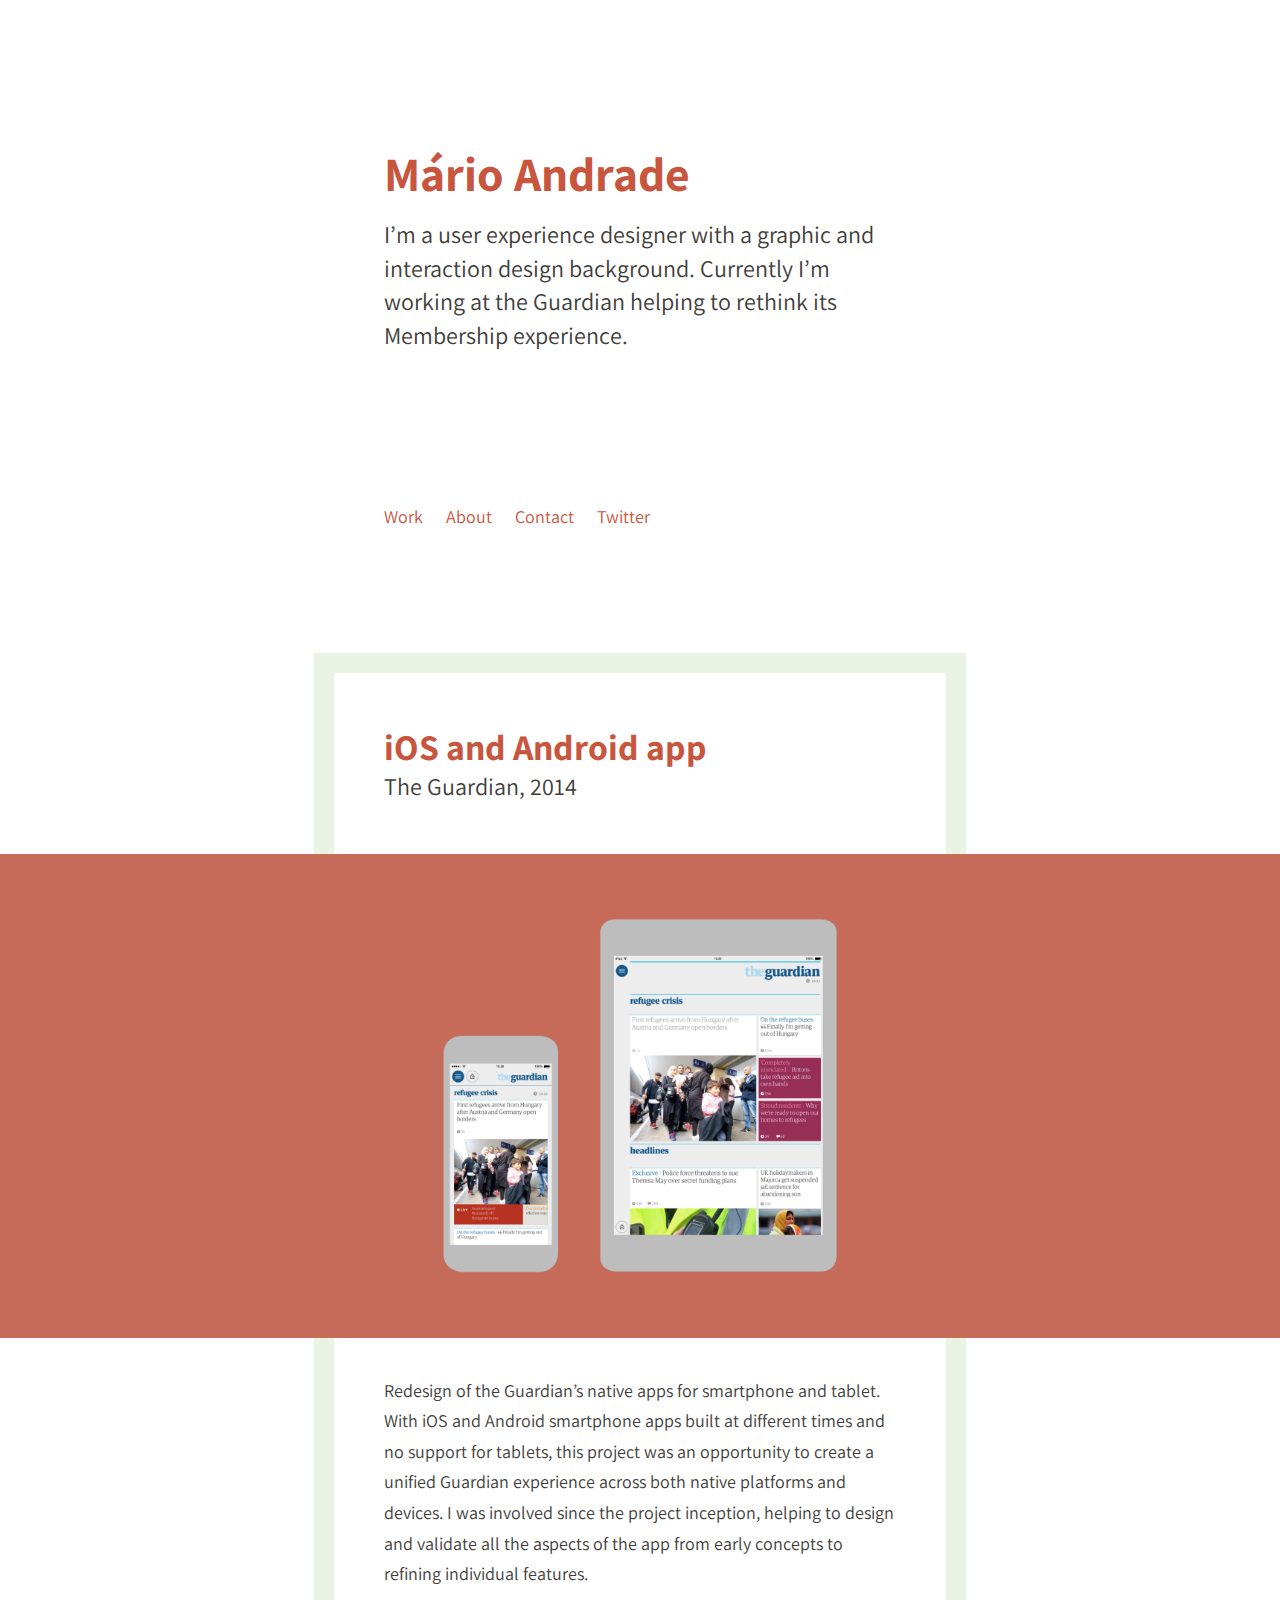
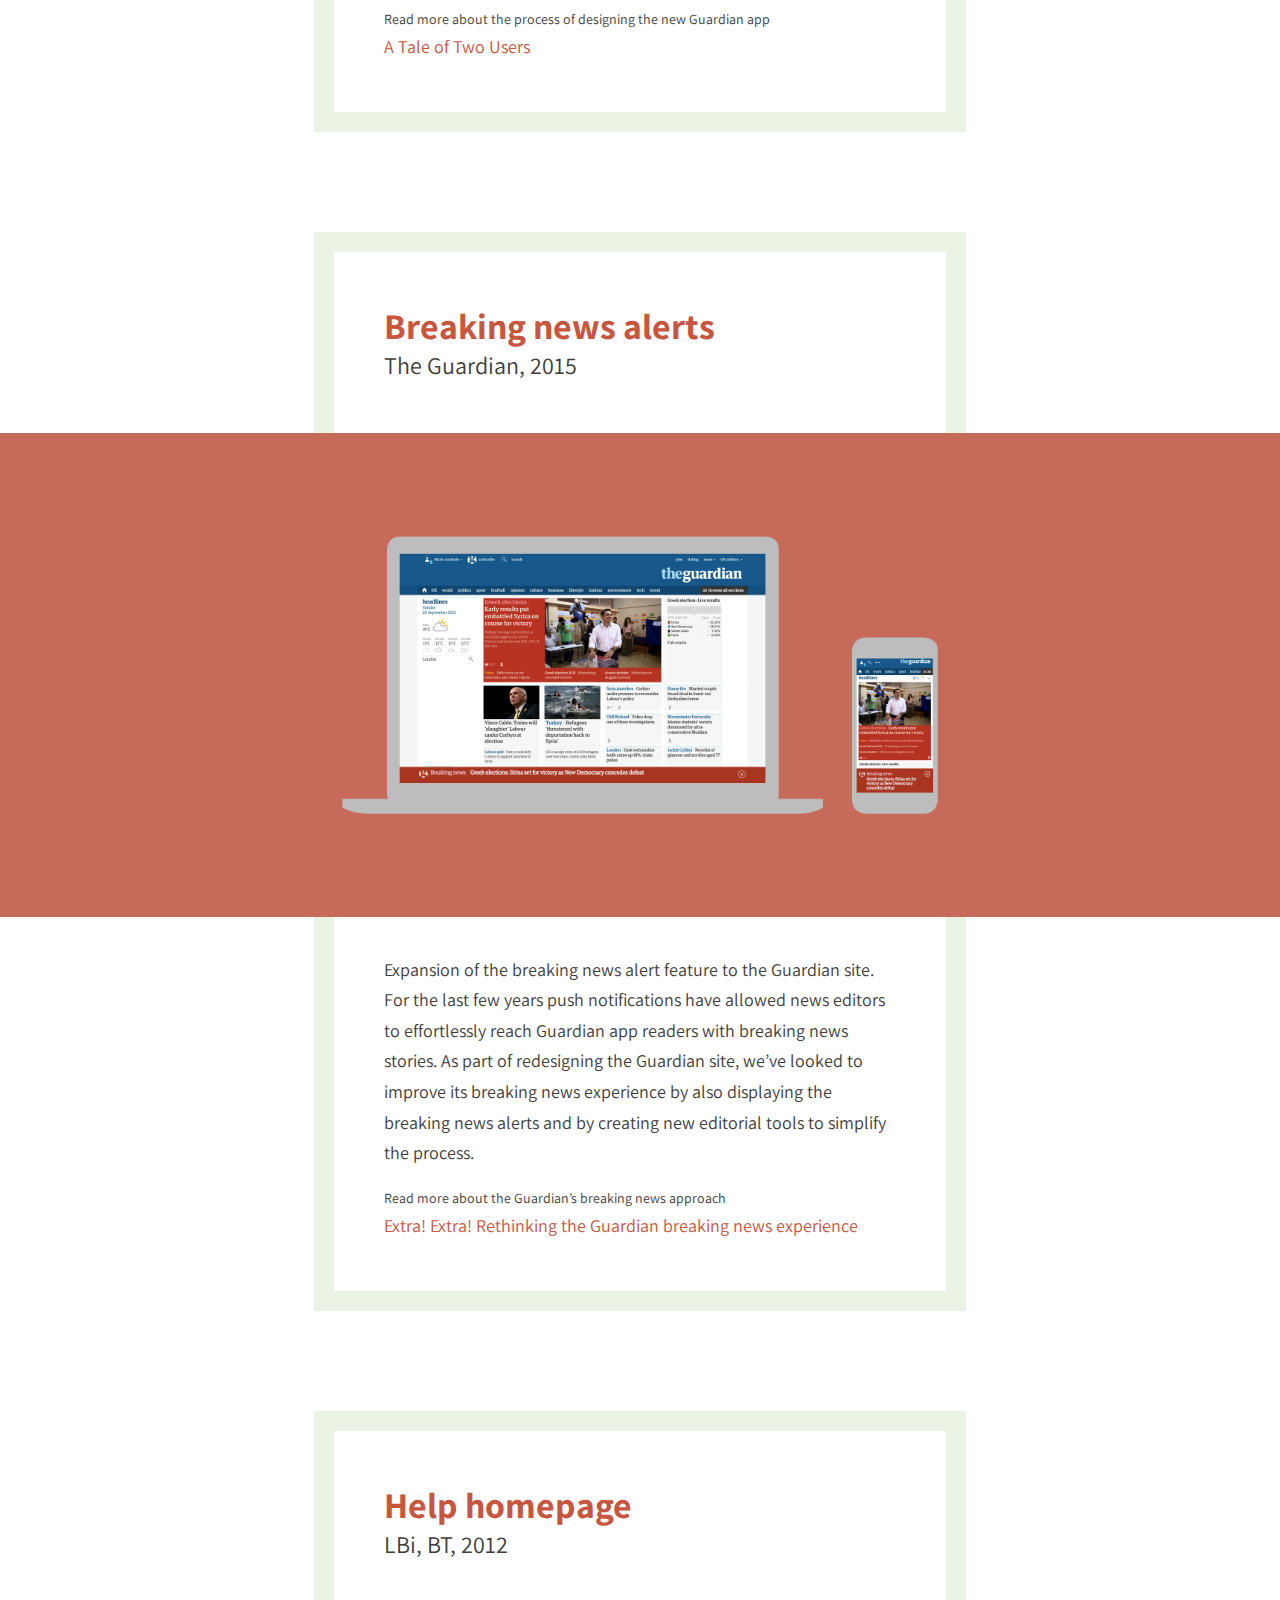
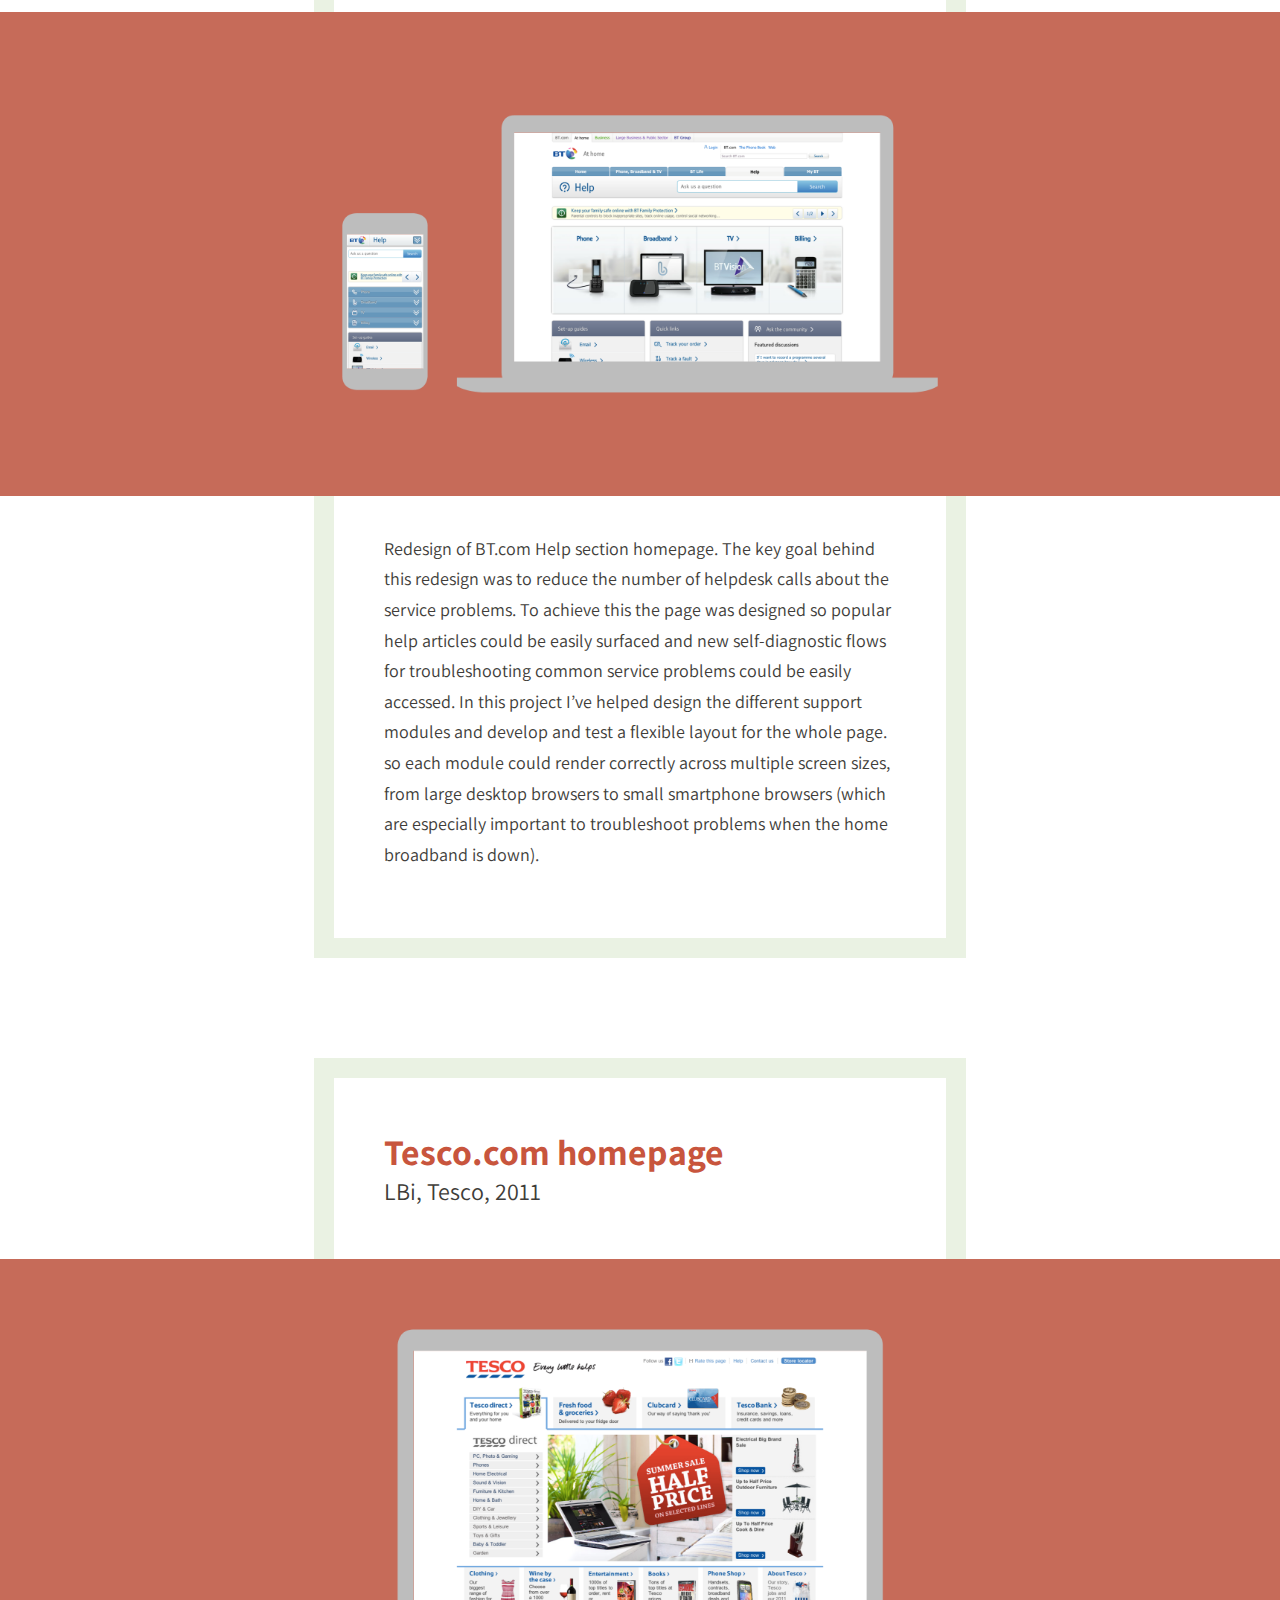
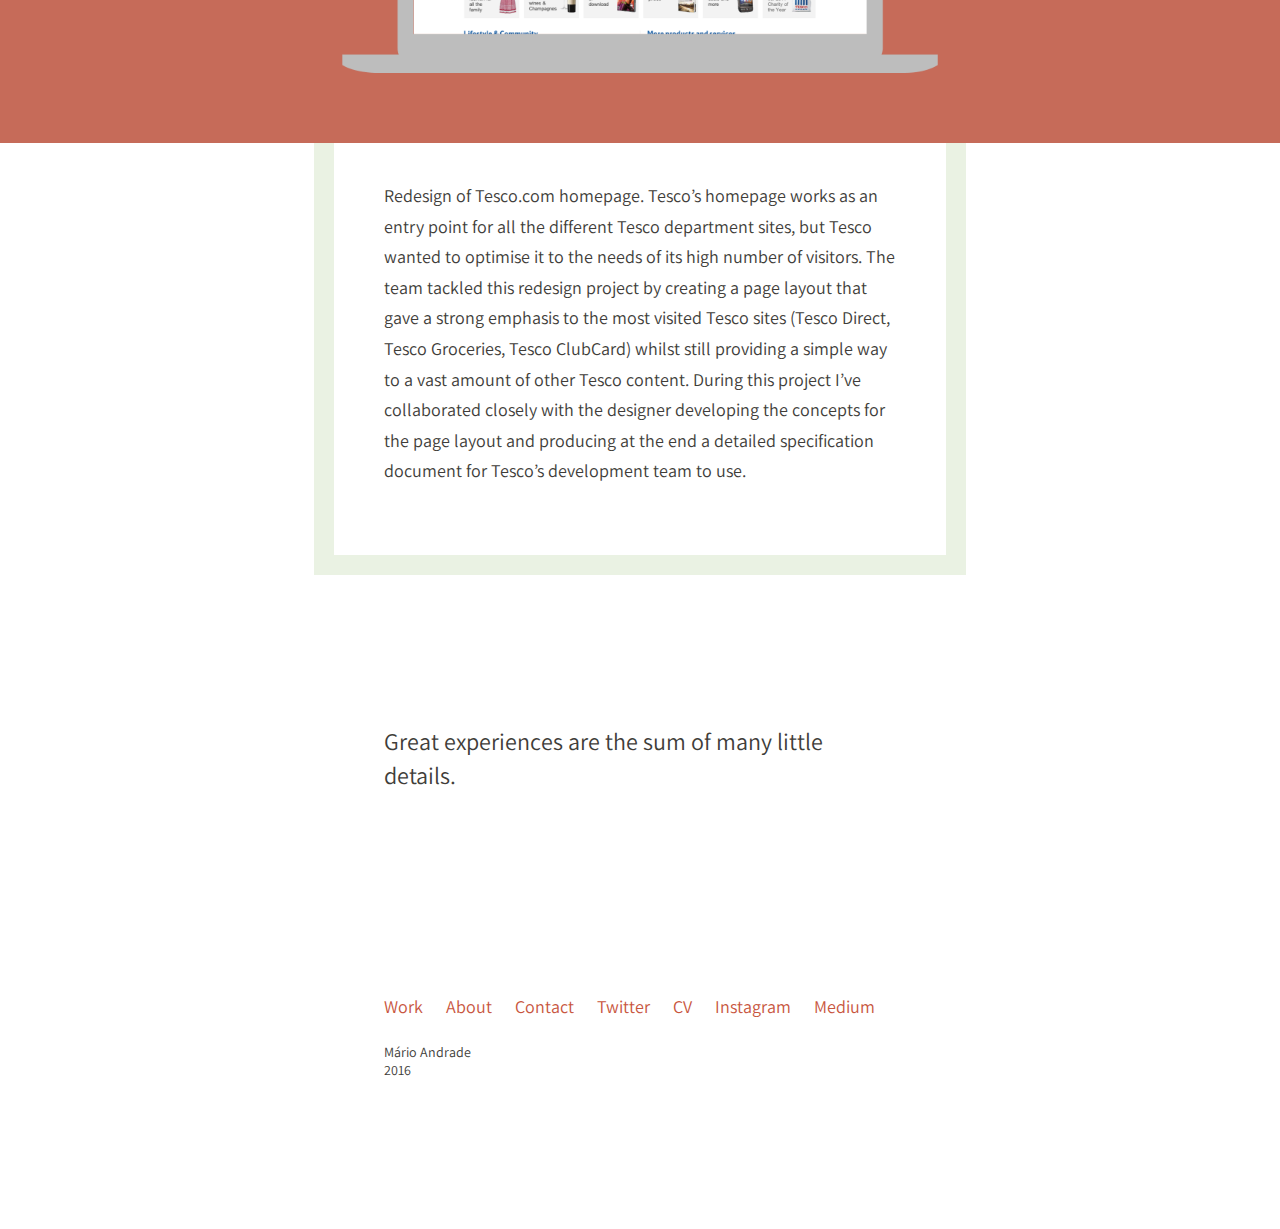
<file: index.html>
<html>
<head>
    <title>Mário Andrade | User experience designer</title>
    <meta charset="utf-8">
    <meta name="description" content="Mário Andrade. A user experience designer with a graphic and interaction design background, currently working at the Guardian.">
    <meta name="keywords" content="design, guardian, london">
    <meta name="viewport" content="width=device-width, initial-scale=1, maximum-scale=1"/>
    <meta name="apple-mobile-web-app-capable" content="yes">
    <meta name="apple-mobile-web-app-status-bar-style" content="black">
    <script src="js/jquery.js"></script>
    <link rel="stylesheet" type="text/css" href="css/style.css">
    <link rel="stylesheet" href="css/animate.css">
    <link rel="shortcut icon" href="images/mario-favicon.png" />
    <link rel="apple-touch-icon-precomposed" href="images/mario-favicon.png"/>
    <link href="https://fonts.googleapis.com/css?family=Assistant:300,400,700" rel="stylesheet">
</head>
<body>
<div class="unit">
    <div class="unit-top">
        <div class="content-edges">
            <div class="text-1">
                <a class="text-1" href="http://www.marioandra.de" target="_self">Mário Andrade</a>
            </div>
            <div class="text-3">
                I’m a user experience designer with a graphic and interaction design background. Currently I’m working at the Guardian helping to rethink its Membership experience.
            </div>
        </div>
    </div>
</div>
<div class="unit">
    <div class="unit-bottom">
        <div class="menu">
            <div class="bottom-links">
                <div class="bottom-links-align">
                    <a class="text-4-link" href="#work" target="_self">Work</a>
                </div>
                <div class="bottom-links-align">
                    <a class="text-4-link" href="about.html" target="_self">About</a>
                </div>
                <div class="bottom-links-align">
                    <a class="text-4-link" href="mailto:mario.luis.andrade@gmail.com?Subject=Hello%20Mario" target="_top">Contact</a>
                </div>
                <div class="bottom-links-align">
                    <a class="text-4-link" href="http://twitter.com/mandr8" target="_blank">Twitter</a>
                </div>
            </div>
        </div>
    </div>
</div>
<div class="unit" id="work">
    <div class="unit-middle">
        <div class="content-slice-top">
            <div class="text-2">
                iOS and Android app
            </div>
            <div class="text-3">
                The Guardian, 2014
            </div>
        </div>
        <div class="content-slice-middle">
            <div>
                <img alt="Guardian app for smartphone and tablet" src="images/marioandrade-theguardian-iosandroidapps.png" class="content-slice-image"/>
            </div>
        </div>
        <div class="content-slice-bottom">
            <div class="text-4">
                <p>Redesign of the Guardian’s native apps for smartphone and tablet. With iOS and Android smartphone apps built at different times and no support for tablets, this project was an opportunity to create a unified Guardian experience across both native platforms and devices. I was involved since the project inception, helping to design and validate all the aspects of the app from early concepts to refining individual features.</p>
                <div class="text-5">Read more about the process of designing the new Guardian app</div><a class="text-4-link" href="https://medium.com/guardian-ux/a-tale-of-two-users-8e081f80cbb5" target="_blank">A Tale of Two Users</a>
            </div>
        </div>
    </div>
</div>
<div class="unit">
    <div class="unit-middle">
        <div class="content-slice-top">
            <div class="text-2">
                Breaking news alerts
            </div>
            <div class="text-3">
                The Guardian, 2015
            </div>
        </div>
        <div class="content-slice-middle">
            <div>
                <img alt="Guardian app for smartphone and tablet" src="images/marioandrade-theguardian-breakingnews.png" class="content-slice-image"/>
            </div>
        </div>
        <div class="content-slice-bottom">
            <div class="text-4">
                <p>Expansion of the breaking news alert feature to the Guardian site. For the last few years push notifications have allowed news editors to effortlessly reach Guardian app readers with breaking news stories. As part of redesigning the Guardian site, we’ve looked to improve its breaking news experience by also displaying the breaking news alerts and by creating new editorial tools to simplify the process.</p>
                <div class="text-5">Read more about the Guardian’s breaking news approach</div><a class="text-4-link" href="https://medium.com/guardian-ux/extra-extra-rethinking-the-guardian-breaking-news-experience-c0ec73444b5c" target="_blank">Extra! Extra! Rethinking the Guardian breaking news experience</a>
            </div>

        </div>
    </div>
</div>
<div class="unit">
    <div class="unit-middle">
        <div class="content-slice-top">
            <div class="text-2">
                Help homepage
            </div>
            <div class="text-3">
                LBi, BT, 2012
            </div>
        </div>
        <div class="content-slice-middle">
            <div>
                <img alt="Guardian app for smartphone and tablet" src="images/marioandrade-bt-helphomepage.png" class="content-slice-image"/>
            </div>
        </div>
        <div class="content-slice-bottom">
            <div class="text-4">
                <p>Redesign of BT.com Help section homepage. The key goal behind this redesign was to  reduce the number of helpdesk calls about the service problems. To achieve this the page was designed so popular help articles could be easily surfaced and new self-diagnostic flows for troubleshooting common service problems could be easily accessed. In this project I’ve helped design the different support modules and develop and test a flexible layout for the whole page. so each module could render correctly across multiple screen sizes, from large desktop browsers to small smartphone browsers (which are especially important to troubleshoot problems when the home broadband is down).</p>
            </div>

        </div>
    </div>
</div>
<div class="unit">
    <div class="unit-middle">
        <div class="content-slice-top">
            <div class="text-2">
                Tesco.com homepage
            </div>
            <div class="text-3">
                LBi, Tesco, 2011
            </div>
        </div>
        <div class="content-slice-middle">
            <div>
                <img alt="Guardian app for smartphone and tablet" src="images/marioandrade-tesco-homepage.png" class="content-slice-image"/>
            </div>
        </div>
        <div class="content-slice-bottom">
            <div class="text-4">
                <p>Redesign of Tesco.com homepage. Tesco’s homepage works as an entry point for all the different Tesco department sites, but Tesco wanted to optimise it to the needs of its high number of visitors. The team tackled this redesign project by creating a page layout that gave a strong emphasis to the most visited Tesco sites (Tesco Direct, Tesco Groceries, Tesco ClubCard) whilst still providing a simple way to a vast amount of other Tesco content. During this project I’ve collaborated closely with the designer developing the concepts for the page layout and producing at the end a detailed specification document for Tesco’s development team to use.</p>
            </div>

        </div>
    </div>
</div>
<div class="unit">
    <div class="unit-middle">
        <div class="content-edges">
            <div class="text-3">
                Great experiences are the sum of many little details.
            </div>
        </div>
    </div>
</div>
<div class="unit">
    <div class="unit-bottom">
        <div class="content-edges">
            <div class="bottom-links">
                <div class="bottom-links-align">
                    <a class="text-4-link" href="#work" target="_self">Work</a>
                </div>
                <div class="bottom-links-align">
                    <a class="text-4-link" href="about.html" target="_self">About</a>
                </div>
                <div class="bottom-links-align">
                    <a class="text-4-link" href="mailto:mario.luis.andrade@gmail.com?Subject=Hello%20Mario" target="_top">Contact</a>
                </div>
                <div class="bottom-links-align">
                    <a class="text-4-link" href="http://twitter.com/mandr8" target="_blank">Twitter</a>
                </div>
                <div class="bottom-links-align">
                    <a class="text-4-link" href="mario-andrade-cv-2015.pdf" target="_blank">CV</a>
                </div>
                <div class="bottom-links-align">
                    <a class="text-4-link" href="http://instagram.com/mandr8" target="_blank">Instagram</a>
                </div>
                <div class="bottom-links-align">
                    <a class="text-4-link" href="http://medium.com/@mandr8" target="_blank">Medium</a>
                </div>
            </div>
            <div class="text-5">
                Mário Andrade
                <br>
                2016
            </div>
        </div>
    </div>
</div>
</body>
</html>
</file>
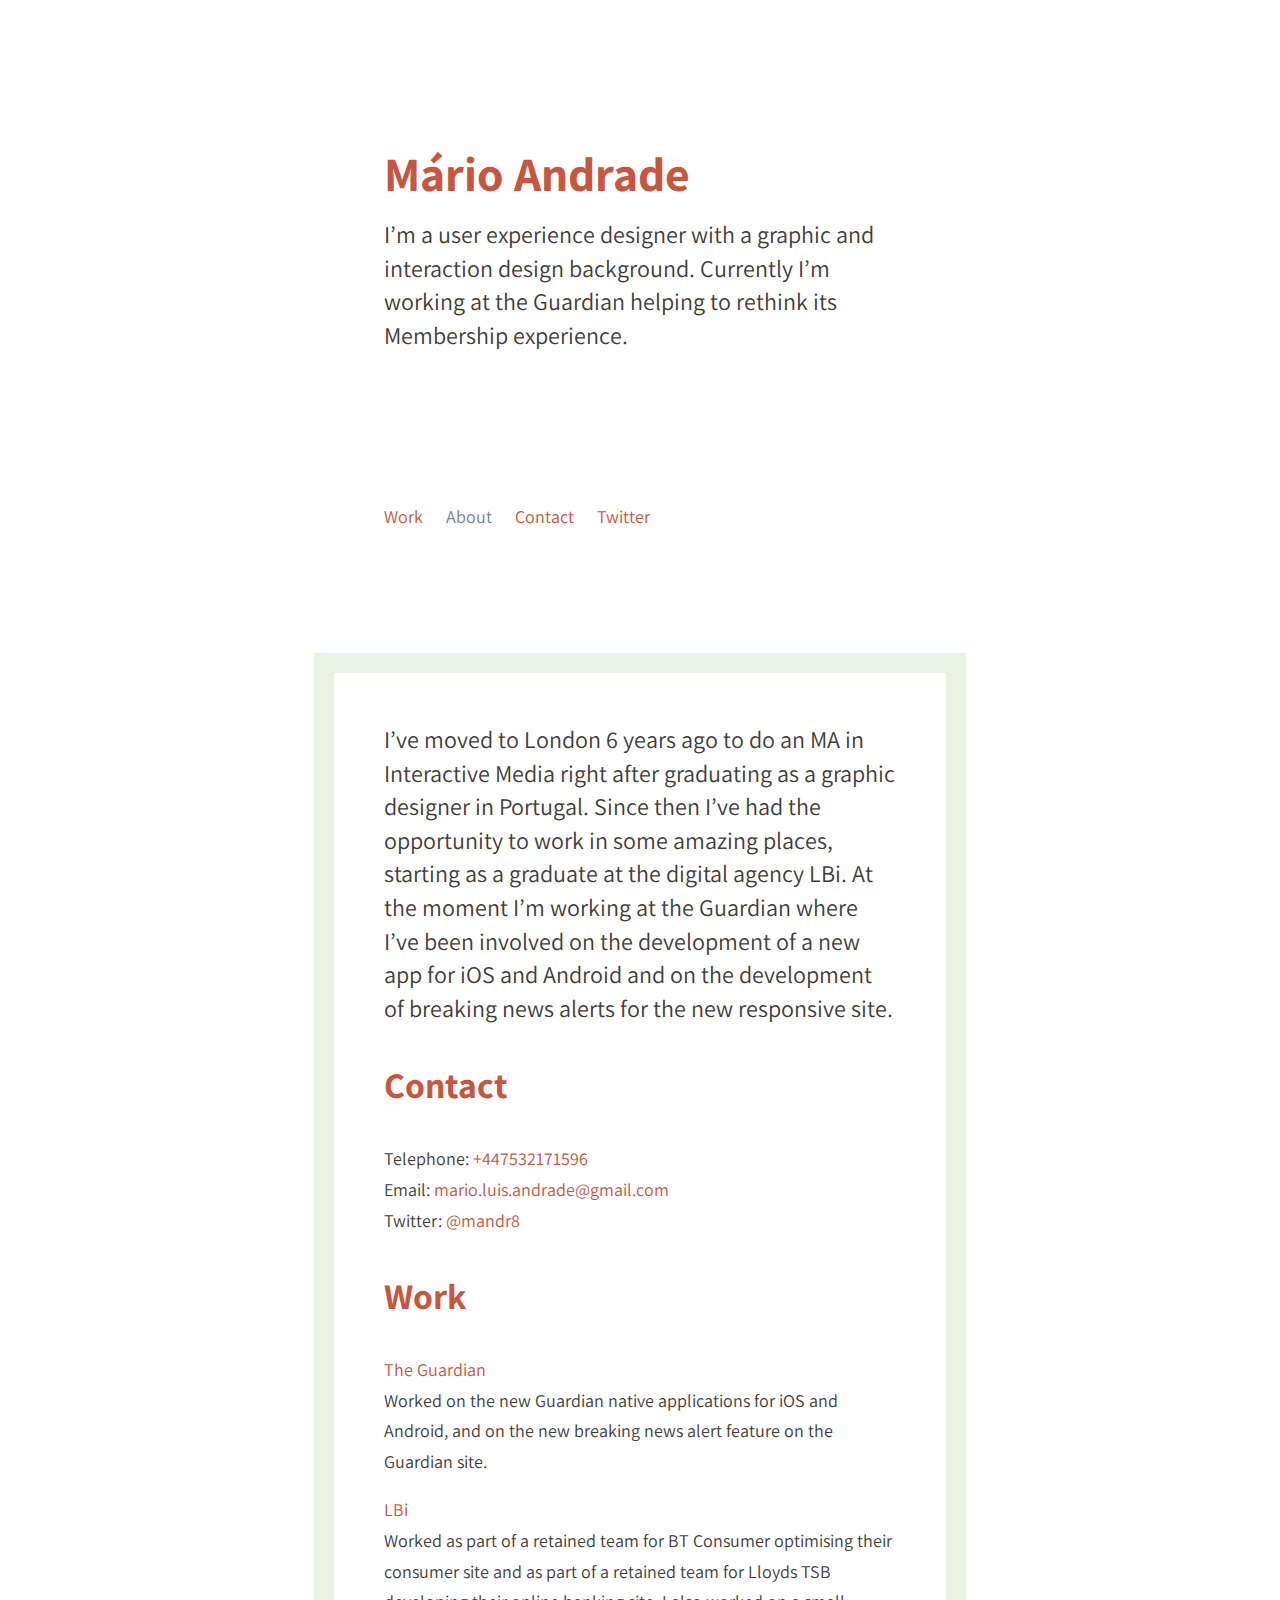
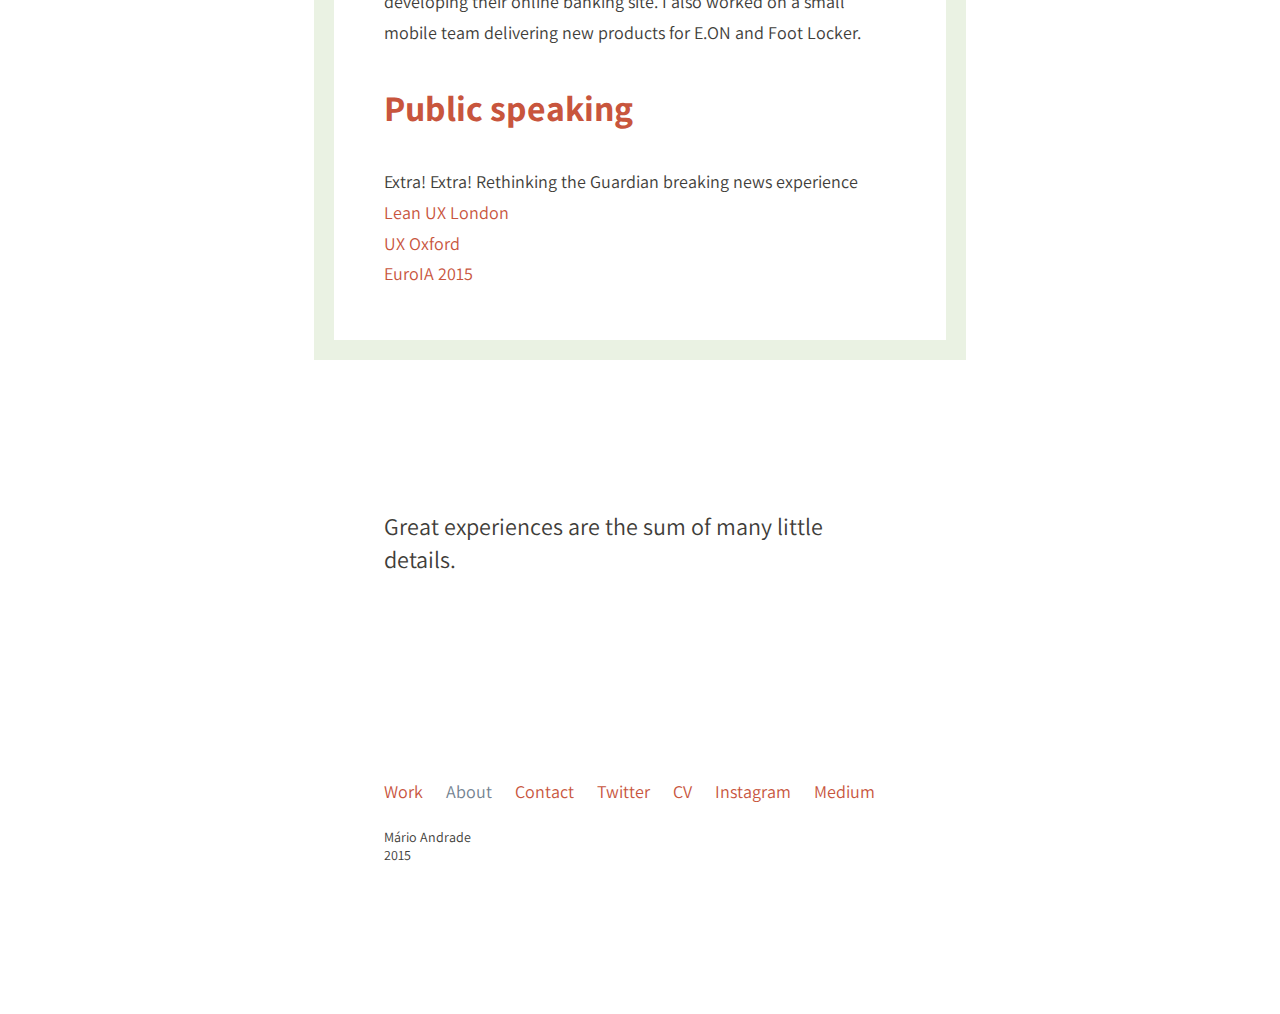
<file: about.html>
<html>
<head>
    <title>Mário Andrade | About</title>
    <meta charset="utf-8">
    <meta name="description" content="Mário Andrade. A user experience designer with a graphic and interaction design background, currently working at the Guardian.">
    <meta name="keywords" content="design, guardian, london">
    <meta name="viewport" content="width=device-width, initial-scale=1, maximum-scale=1"/>
    <meta name="apple-mobile-web-app-capable" content="yes">
    <meta name="apple-mobile-web-app-status-bar-style" content="black">
    <script src="js/jquery.js"></script>
    <link rel="stylesheet" type="text/css" href="css/style.css">
    <link rel="stylesheet" href="css/animate.css">
    <link rel="shortcut icon" href="images/mario-favicon.png" />
    <link rel="apple-touch-icon-precomposed" href="images/mario-favicon.png"/>
    <link href="https://fonts.googleapis.com/css?family=Assistant:300,400,700" rel="stylesheet">
</head>
<body>
<div class="unit">
    <div class="unit-top">
        <div class="content-edges">
            <div class="text-1">
                <a class="text-1" href="http://www.marioandra.de" target="_self">Mário Andrade</a>
            </div>
            <div class="text-3">
                I’m a user experience designer with a graphic and interaction design background. Currently I’m working at the Guardian helping to rethink its Membership experience.
            </div>
        </div>
    </div>
</div>
<div class="unit">
    <div class="unit-bottom">
        <div class="menu">
            <div class="bottom-links">
                <div class="bottom-links-align">
                    <a class="text-4-link" href="index.html" target="_self">Work</a>
                </div>
                <div class="bottom-links-align">
                    <a class="text-4-link-selected" href="about.html" target="_self">About</a>
                </div>
                <div class="bottom-links-align">
                    <a class="text-4-link" href="mailto:mario.luis.andrade@gmail.com?Subject=Hello%20Mario" target="_top">Contact</a>
                </div>
                <div class="bottom-links-align">
                    <a class="text-4-link" href="http://twitter.com/mandr8" target="_blank">Twitter</a>
                </div>
            </div>
        </div>
    </div>
</div>
<div class="unit" id="work">
    <div class="unit-middle">
        <div class="content">
            <div class="text-3">
                I’ve moved to London 6 years ago to do an MA in Interactive Media right after graduating as a graphic designer in Portugal. Since then I’ve had the opportunity to work in some amazing places, starting as a graduate at the digital agency LBi. At the moment I’m working at the Guardian where I’ve been involved on the development of a new app for iOS and Android and on the development of breaking news alerts for the new responsive site.
            </div>
            <div class="text-2">
                <p>Contact</p>
            </div>
            <div class="text-4">
                Telephone: <a class="text-4-link" href="tel:+447532171596">+447532171596</a><br>
                Email: <a class="text-4-link" href="mailto:mario.luis.andrade@gmail.com?Subject=Hello%20Mario" target="_top">mario.luis.andrade@gmail.com</a><br>
                Twitter: <a class="text-4-link" href="https://twitter.com/mandr8" target="_blank">@mandr8</a>
            </div>
            <div class="text-2">
                <p>Work</p>
            </div>
            <div class="text-4">
                <p><a class="text-4-link" href="http://www.theguardian.com/uk">The Guardian</a><br>
                Worked on the new Guardian native applications for iOS and Android, and on the new breaking news alert feature on the Guardian site.</p>
                <p><a class="text-4-link" href="http://www.digitaslbi.com/uk/">LBi</a><br>
Worked as part of a retained team for BT Consumer optimising their consumer site and as part of a retained team for Lloyds TSB developing their online banking site. I also worked on a small mobile team delivering new products for E.ON and Foot Locker.</p>
            </div>
            <div class="text-2">
                <p>Public speaking</p>
            </div>
            <div class="text-4">
                Extra! Extra! Rethinking the Guardian breaking news experience<br>
                <a class="text-4-link" href="http://www.meetup.com/Lean-UX-London/events/220014545/">Lean UX London</a><br>
                <a class="text-4-link" href="https://vimeo.com/128967405">UX Oxford</a><br>
                <a class="text-4-link" href="http://www.euroia.org/speaker/mario-andrade/">EuroIA 2015</a>
            </div>
        </div>
    </div>
</div>
<div class="unit">
    <div class="unit-middle">
        <div class="content-edges">
            <div class="text-3">
                Great experiences are the sum of many little details.
            </div>
        </div>
    </div>
</div>
<div class="unit">
    <div class="unit-bottom">
        <div class="content-edges">
            <div class="bottom-links">
                <div class="bottom-links-align">
                    <a class="text-4-link" href="#work" target="_self">Work</a>
                </div>
                <div class="bottom-links-align">
                    <a class="text-4-link-selected" href="about.html" target="_self">About</a>
                </div>
                <div class="bottom-links-align">
                    <a class="text-4-link" href="mailto:mario.luis.andrade@gmail.com?Subject=Hello%20Mario" target="_top">Contact</a>
                </div>
                <div class="bottom-links-align">
                    <a class="text-4-link" href="http://twitter.com/mandr8" target="_blank">Twitter</a>
                </div>
                <div class="bottom-links-align">
                    <a class="text-4-link" href="mario-andrade-cv-2015.pdf" target="_blank">CV</a>
                </div>
                <div class="bottom-links-align">
                    <a class="text-4-link" href="http://instagram.com/mandr8" target="_blank">Instagram</a>
                </div>
                <div class="bottom-links-align">
                    <a class="text-4-link" href="http://medium.com/@mandr8" target="_blank">Medium</a>
                </div>
            </div>
            <div class="text-5">
                Mário Andrade
                <br>
                2015
            </div>
        </div>
    </div>
</div>
</body>
</html>
</file>
<file: css/style.css>
body {
    margin:0px;
    padding:0px;
    display: block;
    font-family: 'Assistant', sans-serif;
    }

.unit {
    width:100%;
    }

.text-1 {
    padding-bottom: 20px;
    color:#c8553d;
    font-size:48px;
    font-family:'Assistant', sans-serif;
    font-weight: 700;
    line-height: 1;
    text-align: left;
    text-decoration: none;
    }

.text-2 {
    color:#c8553d;
    font-size:36px;
    font-family:'Assistant', sans-serif;
    font-weight: 700;
    }

.text-3 {
    color:#403D39;
    font-size:24px;
    font-family:'Assistant', sans-serif;
    font-weight: normal;
    line-height: 1.4;
    }

.text-4 {
    color:#403D39;
    font-size:18px;
    font-family:'Assistant', sans-serif;
    font-weight: normal;
    line-height: 1.7;
    }

.text-4-link {
    color:#c8553d;
    font-size:18px;
    font-family:'Assistant', sans-serif;
    font-weight: normal;
    line-height: 1.7;
    text-decoration: none;
    }

.text-5 {
    color:#403D39;
    font-size:14px;
    font-family:'Assistant', sans-serif;
    font-weight: normal;
    text-align: left;
    }

.text-1:hover {
    color:#738290;
    }

.text-4-link:hover {
    color:#738290;
    }

.text-4-link-selected {
    color:#738290;
    font-size:18px;
    font-family:'Assistant', sans-serif;
    font-weight: normal;
    line-height: 1.7;
    text-decoration: none;
    }

.text-overlay {
    color:#eaf2e3;
    }

/*
------------------------------------------------------------------------
SMARTPHONE
------------------------------------------------------------------------
*/

@media (max-width: 400px) {

.content {
    width:80%;
    margin-left:auto;
    margin-right:auto;
    padding-top: 25px;
    padding-bottom: 25px;
    padding-left: 25px;
    padding-right: 25px;
    border-style: solid;
    border-width: 15px;
    border-color: #eaf2e3;
    }

.menu {
    width:80%;
    margin-left:auto;
    margin-right:auto;
    padding-left: 50px;
    padding-right: 50px;
    }

.content-edges {
    margin-left:auto;
    margin-right:auto;
    padding-top: 25px;
    padding-bottom: 25px;
    padding-left: 40px;
    padding-right: 40px;
    }

.content-slice-top {
    margin-left:auto;
    margin-right:auto;
    padding-top: 25px;
    padding-bottom: 25px;
    padding-left: 25px;
    padding-right: 25px;
    border-left-style: solid;
    border-right-style: solid;
    border-top-style: solid;
    border-width: 15px;
    border-color: #eaf2e3;
    }

.content-slice-middle {
    width:100%;
    margin-left:auto;
    margin-right:auto;
    padding-top: 25px;
    padding-bottom: 25px;
    background-color: #C66B59;
    }

.content-slice-bottom {
    margin-left:auto;
    margin-right:auto;
    padding-top: 10px;
    padding-bottom: 25px;
    padding-left: 25px;
    padding-right: 25px;
    border-left-style: solid;
    border-right-style: solid;
    border-bottom-style: solid;
    border-width: 15px;
    border-color: #eaf2e3;
    }

.content-slice-image {
    width: 80%;
    margin-left:auto;
    margin-right:auto;
    display: block;
    }

.unit-top {
    padding-top: 50px;
    padding-bottom: 50px;
    margin-left:auto;
    margin-right:auto;
    }

.unit-middle {
    margin-bottom: 50px;
    margin-left:auto;
    margin-right:auto;
    }

.unit-bottom {
    margin-bottom: 50px;
    margin-left:auto;
    margin-right:auto;
    }

.text-1 {
    font-size:48px;
    padding-bottom: 15px;
      }

.text-2 {
    font-size:24px;
    padding-bottom: 5px;
    }

.text-3 {
        font-size:21px;
    }

.bottom-links {
    padding-bottom: 15px;
    }

.bottom-links-align {
    padding-right: 15px;
    display:inline-block;
    }

}



/*
------------------------------------------------------------------------
TABLET
------------------------------------------------------------------------
*/

@media (min-width: 401px) and (max-width: 1000px) {

.content {
    width:60%;
    margin-left:auto;
    margin-right:auto;
    padding-left: 50px;
    padding-right: 50px;
    padding-top: 50px;
    padding-bottom: 50px;
    border-style: solid;
    border-width: 20px;
    border-color: #eaf2e3;
    }

.menu {
    width:60%;
    margin-left:auto;
    margin-right:auto;
    padding-left: 50px;
    padding-right: 50px;
    }

.content-edges {
    width:60%;
    margin-left:auto;
    margin-right:auto;
    padding-top: 50px;
    padding-bottom: 50px;
    padding-left: 50px;
    padding-right: 50px;
    }

.content-slice-top {
    width:60%;
    margin-left:auto;
    margin-right:auto;
    padding-top: 50px;
    padding-bottom: 50px;
    padding-left: 50px;
    padding-right: 50px;
    border-left-style: solid;
    border-right-style: solid;
    border-top-style: solid;
    border-width: 20px;
    border-color: #eaf2e3;
    }

.content-slice-middle {
    width:100%;
    margin-left:auto;
    margin-right:auto;
    padding-top: 50px;
    padding-bottom: 50px;
    background-color: #C66B59;
    }

.content-slice-bottom {
    width:60%;
    margin-left:auto;
    margin-right:auto;
    padding-top: 30px;
    padding-bottom: 50px;
    padding-left: 50px;
    padding-right: 50px;
    border-left-style: solid;
    border-right-style: solid;
    border-bottom-style: solid;
    border-width: 20px;
    border-color: #eaf2e3;
    }

.content-slice-image {
    width: 60%;
    margin-left:auto;
    margin-right:auto;
    display: block;
    }

.unit-top {
    padding-top: 100px;
    padding-bottom: 100px;
    margin-left:auto;
    margin-right:auto;
    }

.unit-middle {
    margin-bottom: 100px;
    margin-left:auto;
    margin-right:auto;
    }

.unit-bottom {
    margin-bottom: 100px;
    margin-left:auto;
    margin-right:auto;
    }

.bottom-links {
    padding-bottom: 20px;
    }

.bottom-links-align {
    padding-right: 20px;
    display:inline-block;
    }

}



/*
------------------------------------------------------------------------
DESKTOP
------------------------------------------------------------------------
*/

@media (min-width: 1001px) {

.content {
    width:40%;
    margin-left:auto;
    margin-right:auto;
    padding-left: 50px;
    padding-right: 50px;
    padding-top: 50px;
    padding-bottom: 50px;
    border-style: solid;
    border-width: 20px;
    border-color: #eaf2e3;
    }

.menu {
    width:40%;
    margin-left:auto;
    margin-right:auto;
    padding-left: 50px;
    padding-right: 50px;
    }

.content-edges {
    width:40%;
    margin-left:auto;
    margin-right:auto;
    padding-top: 50px;
    padding-bottom: 50px;
    padding-left: 50px;
    padding-right: 50px;
    }

.content-slice-top {
    width:40%;
    margin-left:auto;
    margin-right:auto;
    padding-top: 50px;
    padding-bottom: 50px;
    padding-left: 50px;
    padding-right: 50px;
    border-left-style: solid;
    border-right-style: solid;
    border-top-style: solid;
    border-width: 20px;
    border-color: #eaf2e3;
    }

.content-slice-middle {
    width:100%;
    margin-left:auto;
    margin-right:auto;
    padding-top: 50px;
    padding-bottom: 50px;
    background-color: #C66B59;
    }

.content-slice-bottom {
    width:40%;
    margin-left:auto;
    margin-right:auto;
    padding-top: 20px;
    padding-bottom: 50px;
    padding-left: 50px;
    padding-right: 50px;
    border-left-style: solid;
    border-right-style: solid;
    border-bottom-style: solid;
    border-width: 20px;
    border-color: #eaf2e3;
    }

.content-slice-image {
    width: 50%;
    margin-left:auto;
    margin-right:auto;
    display: block;
    }

.unit-top {
    padding-top: 100px;
    padding-bottom: 100px;
    margin-left:auto;
    margin-right:auto;
    }

.unit-middle {
    margin-bottom: 100px;
    margin-left:auto;
    margin-right:auto;
    }

.unit-bottom {
    margin-bottom: 100px;
    margin-left:auto;
    margin-right:auto;
    }

.bottom-links {
    padding-bottom: 20px;
    }

.bottom-links-align {
    padding-right: 20px;
    display:inline-block;
    }

}
</file>
